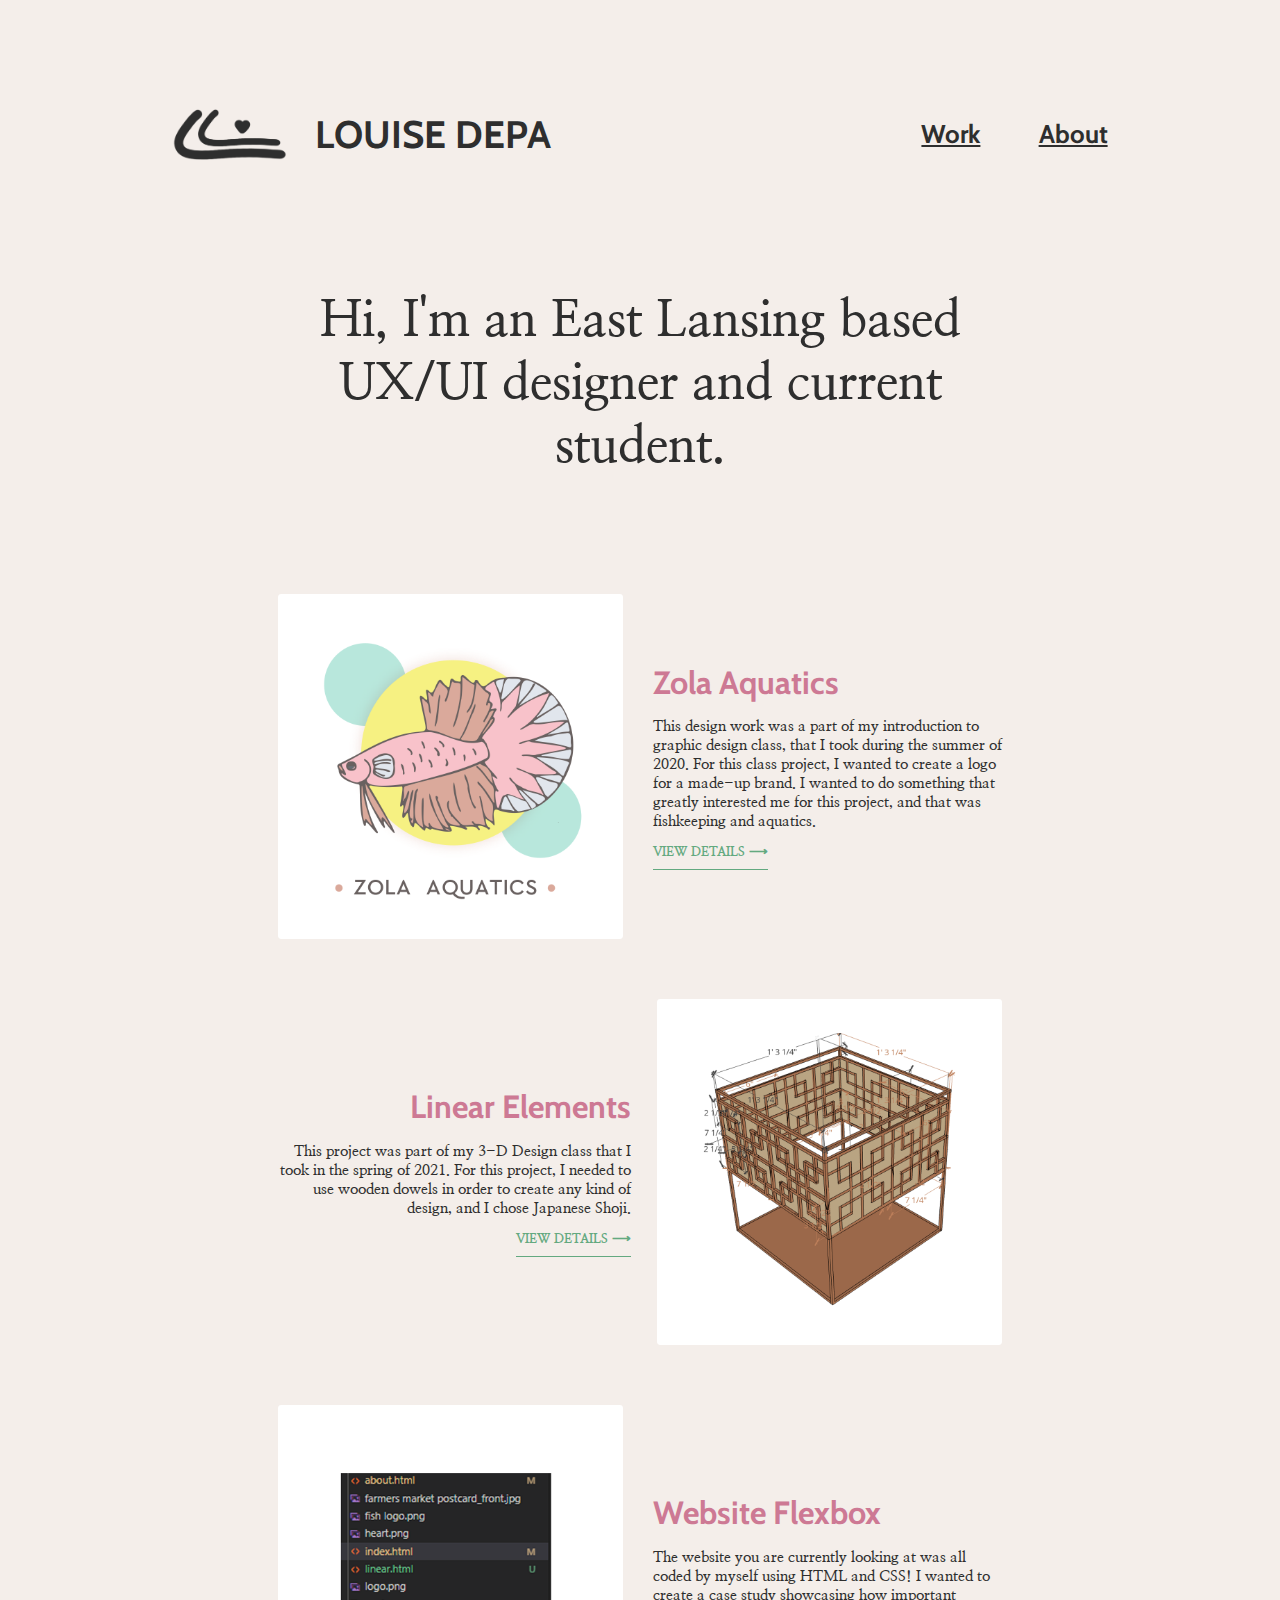
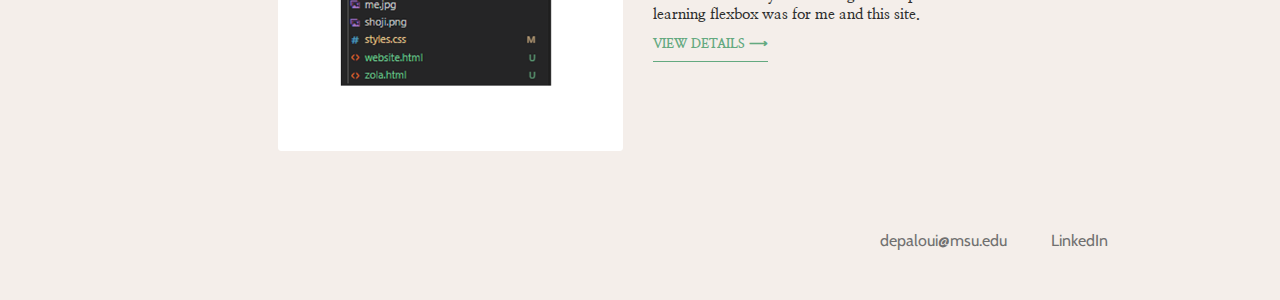
<file: portfolio/index.html>
<!-- doctype html-->
<html lang="en">
<head>
    <meta name="viewport" content="width=device-width, initial-scale=1">
    <meta charset="utf-8">
    <meta name="description" content="my portfolio">
    <meta name="keywords" content="UX, PW, content creator">
    <title>Louise Depa's Portfolio</title>
    <link rel="stylesheet" href="styles.css">
    <link rel="preconnect" href="https://fonts.gstatic.com">
    <link href="https://fonts.googleapis.com/css2?family=Nanum+Myeongjo:wght@400;700;800&display=swap" rel="stylesheet">
    <link rel="preconnect" href="https://fonts.gstatic.com">
    <link href="https://fonts.googleapis.com/css2?family=Cabin:ital,wght@0,400;0,700;1,400&family=Poppins:wght@500;600&display=swap" rel="stylesheet"></head>
<body>
    <div class="flex-container" id="header">
        <div class = flex-item-left>   
            <div class ="alignleft"><a href="index.html" style="text-decoration: none;">
                <img src="heart.png" id="logo"></img>
                <h1>LOUISE DEPA</h1>
                </a>
            </div>
        </div>
        <div class ="flex-item-right"> 
            <div class ="alignright">
                <a href="#work"><h2>Work</h2></a>
                <a href="about.html"><h2>About</h2></a>
            </div>
        </div>
    </div>
    <div class = "top">Hi, I'm an East Lansing based UX/UI designer and current  student.</div>
    <div class = "casestudy" id="work">
        <div class='csleft'>
        <div class="csimage"><a href = "zola.html"><img src="fish logo.png"></img></a></div>
        </div><div class="title-description"> 
            <div class = "title"><a href = "zola.html">Zola Aquatics</a> </div>
            This design work was a part of my introduction to graphic design class, that I took during the summer of 2020. For this class project, I wanted to create a logo for a made-up brand. I wanted to do something that greatly interested me for this project, and that was fishkeeping and aquatics.
            <div class="cslink">
                <a href="zola.html"> VIEW DETAILS ⟶</a>
            </div>
        </div>
    </div>
    <div class = "casestudy2">
        <div class="title-description2"> 
            <div class = "title2"><a href = "linear.html">Linear Elements</a></div>
            <div style="margin-bottom:.5px;">This project was part of my 3-D Design class that I took in the spring of 2021. For this project, I needed to use wooden dowels in order to create any kind of design, and I chose Japanese Shoji. </div>    
            <div class="alignright"><div class="cslink">
                <a href="linear.html"> VIEW DETAILS ⟶</a>
            </div></div>
        </div>
            <div class='csright'>
                <div class="csimage"><a href = "linear.html"><img src="shoji.png" style="margin-left:12px"></img></a></div>
            </div>
    </div>
    <div class = "casestudy" id="work">
        <div class='csleft'>
        <div class="csimage"><a href = "website.html"><img src="codesnippet.png"></img></a></div>
        </div><div class="title-description"> 
            <div class = "title"><a href = "website.html">Website Flexbox</a> </div>
            The website you are currently looking at was all coded by myself using HTML and CSS! I wanted to create a case study showcasing how important learning flexbox was for me and this site.
            <div class="cslink">
                <a href="website.html"> VIEW DETAILS ⟶</a>
            </div>
        </div>
    </div>
    <div class="footer">
        <a href="mailto:depaloui@msu.edu" class ="email">depaloui@msu.edu</a>
        <a href="https://linkedin.com">LinkedIn</a>
    </div>
</body>
</head>
</html>
</file>
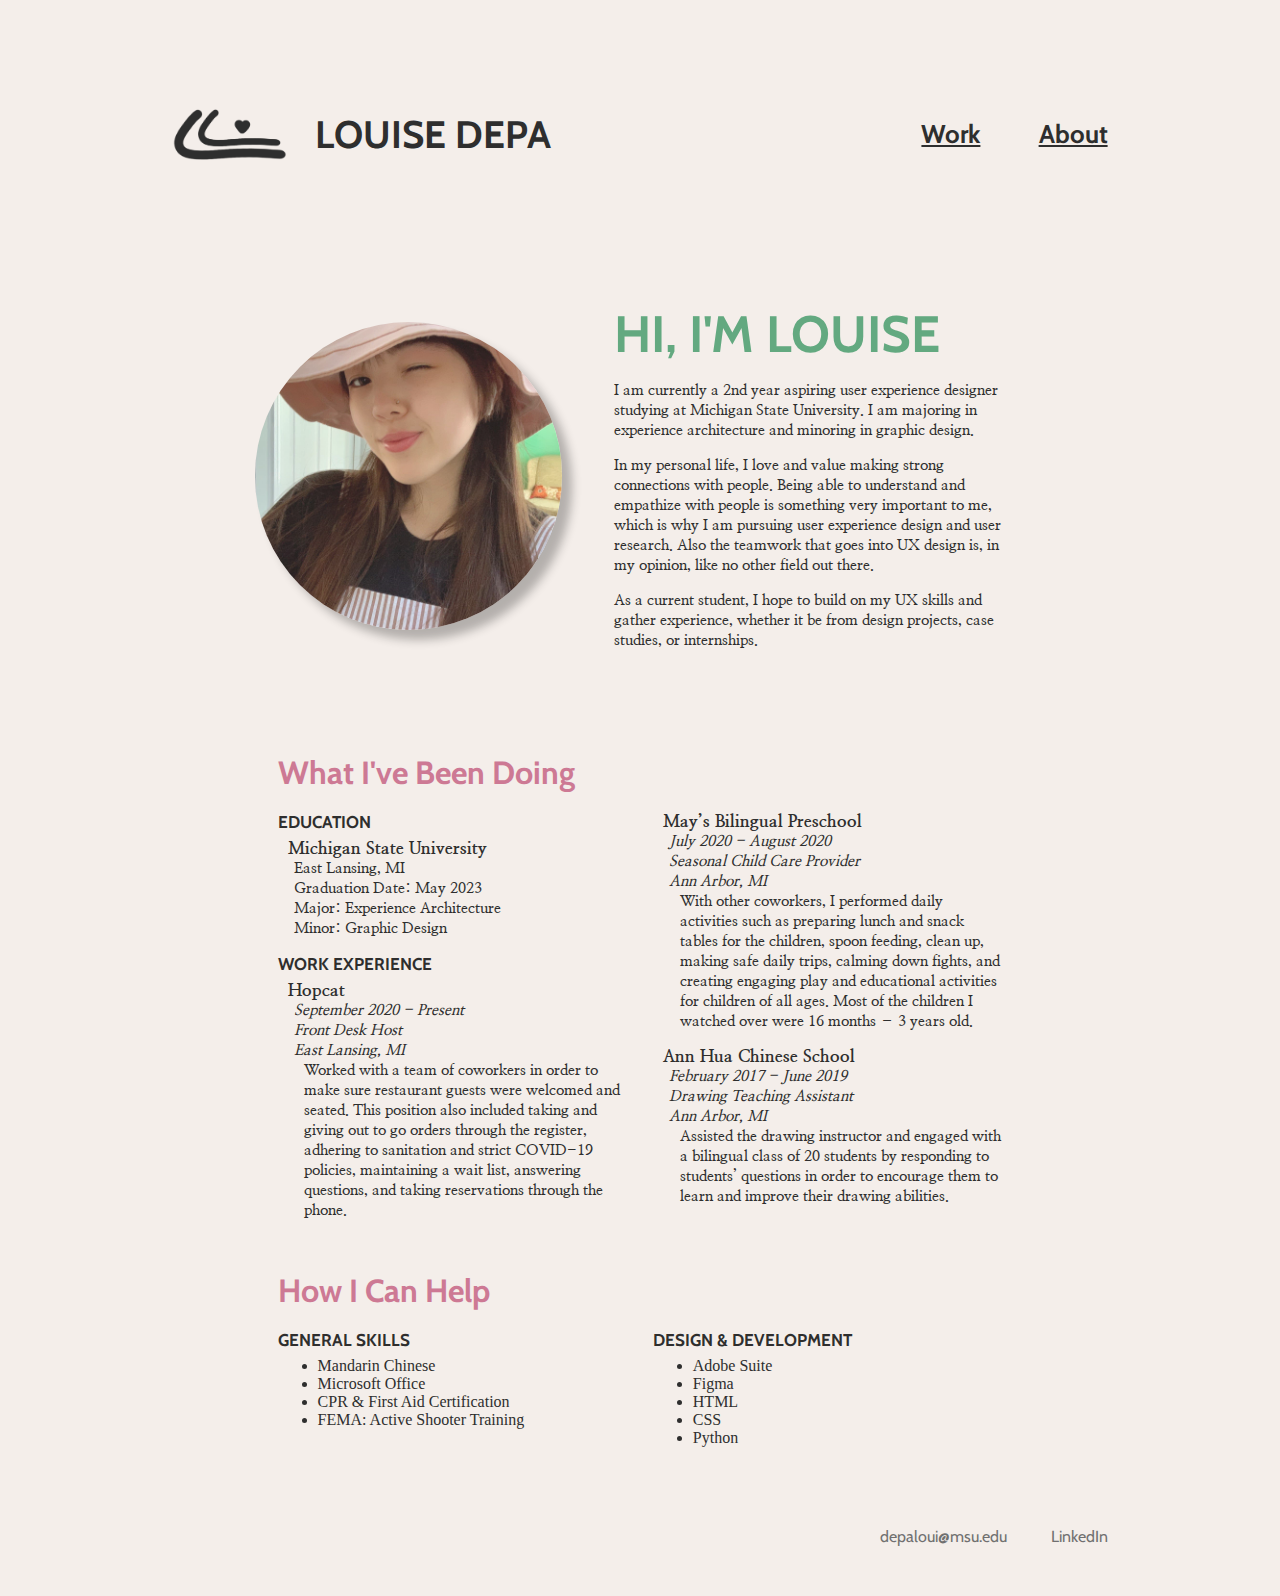
<file: portfolio/about.html>
<!-- doctype html-->
<html lang="en">
<head>
    <meta name="viewport" content="width=device-width, initial-scale=1">
    <meta charset="utf-8">
    <meta name="description" content="my portfolio">
    <meta name="keywords" content="UX, PW, content creator">
    <title>Louise Depa's Portfolio</title>
    <link rel="stylesheet" href="styles.css">
    <link rel="preconnect" href="https://fonts.gstatic.com">
    <link href="https://fonts.googleapis.com/css2?family=Nanum+Myeongjo:wght@400;700;800&display=swap" rel="stylesheet">
    <link rel="preconnect" href="https://fonts.gstatic.com">
    <link href="https://fonts.googleapis.com/css2?family=Cabin:ital,wght@0,400;0,700;1,400&family=Poppins:wght@500;600&display=swap" rel="stylesheet">
</head>
<body>
    <div class="flex-container" id="header">
        <div class = flex-item-left>   
            <div class ="alignleft">
                <a href="index.html" style="text-decoration: none;">
                    <img src="heart.png" id="logo"></img>
                    <h1>LOUISE DEPA</h1>
                </a>
            </div>
        </div>
        <div class ="flex-item-right"> 
            <div class ="alignright">
                <a href="index.html#work"><h2 id="work">Work</h2></a>
                <a href="about.html"><h2>About</h2></a>
            </div>
        </div>
    </div>
    <div class = flex>
        <div class = flexleft>
         <div class='circle'><img src= "me.jpg" class ="myface"></img></div>
        </div>
        <div class = "flexright ">
            <div class = "alignright2">
            <div class='introtitle'> HI, I'M LOUISE</div>
            <p> I am currently a 2nd year aspiring user experience designer studying at Michigan State University.
            I am majoring in experience architecture and minoring in graphic design.
            <p></p>
            In my personal life, I love and value making strong connections with people.
            Being able to understand and empathize with people is something very important to me, which is why I am pursuing user experience design and user research.
            Also the teamwork that goes into UX design is, in my opinion, like no other field out there.
            <p></p>
            As a current student, I hope to build on my UX skills and gather experience, whether it be from design projects, case studies, or internships.
        </div>
        </div>
    </div>
    <div class="myinfo">
        <div class="resume-title">What I've Been Doing</div>
        <div class = "resume">
            <div class = "leftresume"><div class = "sectionbold">EDUCATION</div>
                <div class ="bold">&nbsp; Michigan State University</div>
                &nbsp; &nbsp; East Lansing, MI<br>
                &nbsp; &nbsp; Graduation Date: May 2023<br>
                &nbsp; &nbsp; Major: Experience Architecture<br>
                &nbsp; &nbsp; Minor: Graphic Design
                <p></p>
                
                <div class ="sectionbold">WORK EXPERIENCE</div>
                <div class ="bold">&nbsp; Hopcat</div>
                <div class ="italic">&nbsp; &nbsp; September 2020 - Present<br>
                &nbsp; &nbsp; Front Desk Host<br>
                &nbsp; &nbsp; East Lansing, MI<br></div>
                <div class = "resumeinfo">
                Worked with a team of coworkers in order to make sure restaurant guests were welcomed and seated.
                This position also included taking and giving out to go orders through the register, adhering to sanitation
                and strict COVID-19 policies, maintaining a wait list, answering questions, and taking reservations through the phone.
                </div>
            </div>
            <div class = "rightresume">
                <div class ="bold">&nbsp; May’s Bilingual Preschool</div>
                <div class ="italic">&nbsp; &nbsp; July 2020 - August 2020<br>
                &nbsp; &nbsp; Seasonal Child Care Provider<br>
                &nbsp; &nbsp; Ann Arbor, MI<br></div>
                <div class = "resumeinfo">
                With other coworkers, I performed daily activities such as preparing lunch and snack tables for the children, spoon feeding, clean up, making safe daily trips, calming down fights, and creating engaging play and educational activities for children of all ages. Most of the children I watched over were 16 months – 3 years old.
                </div>
                <p></p>
                <div class ="bold">&nbsp; Ann Hua Chinese School</div>
                <div class ="italic">&nbsp; &nbsp; February 2017 - June 2019<br>
                &nbsp; &nbsp; Drawing Teaching Assistant<br>
                &nbsp; &nbsp; Ann Arbor, MI<br></div>
                <div class = "resumeinfo">
                    Assisted the drawing instructor and engaged with a bilingual class of 20 students by responding to students’ questions in order to encourage them to learn and improve their drawing abilities.
            
                </div>
            </div>
        </div>
            <div class="resume-title">How I Can Help</div>
        <div class = "skills">
            <div class ="leftresume"><div class ="sectionbold">GENERAL SKILLS</div>
            <ul>
                <li>Mandarin Chinese</li>
                <li>Microsoft Office</li>
                <li>CPR & First Aid Certification</li>
                <li>FEMA: Active Shooter Training</li>
            </ul>
            </div>
            <div class ="rightresume"><div class ="sectionbold">DESIGN & DEVELOPMENT</div>
             <ul>
                 <li>Adobe Suite</li>
                 <li>Figma</li>
                 <li>HTML</li>
                 <li>CSS</li>
                 <li>Python</li>
             </ul>   
            </div>
        </div>


    <div class="footer">
        <a href="mailto:depaloui@msu.edu" class ="email">depaloui@msu.edu</a>
        <a href="https://linkedin.com">LinkedIn</a>
    </div>
    
</body>
</head>
</html>
</file>
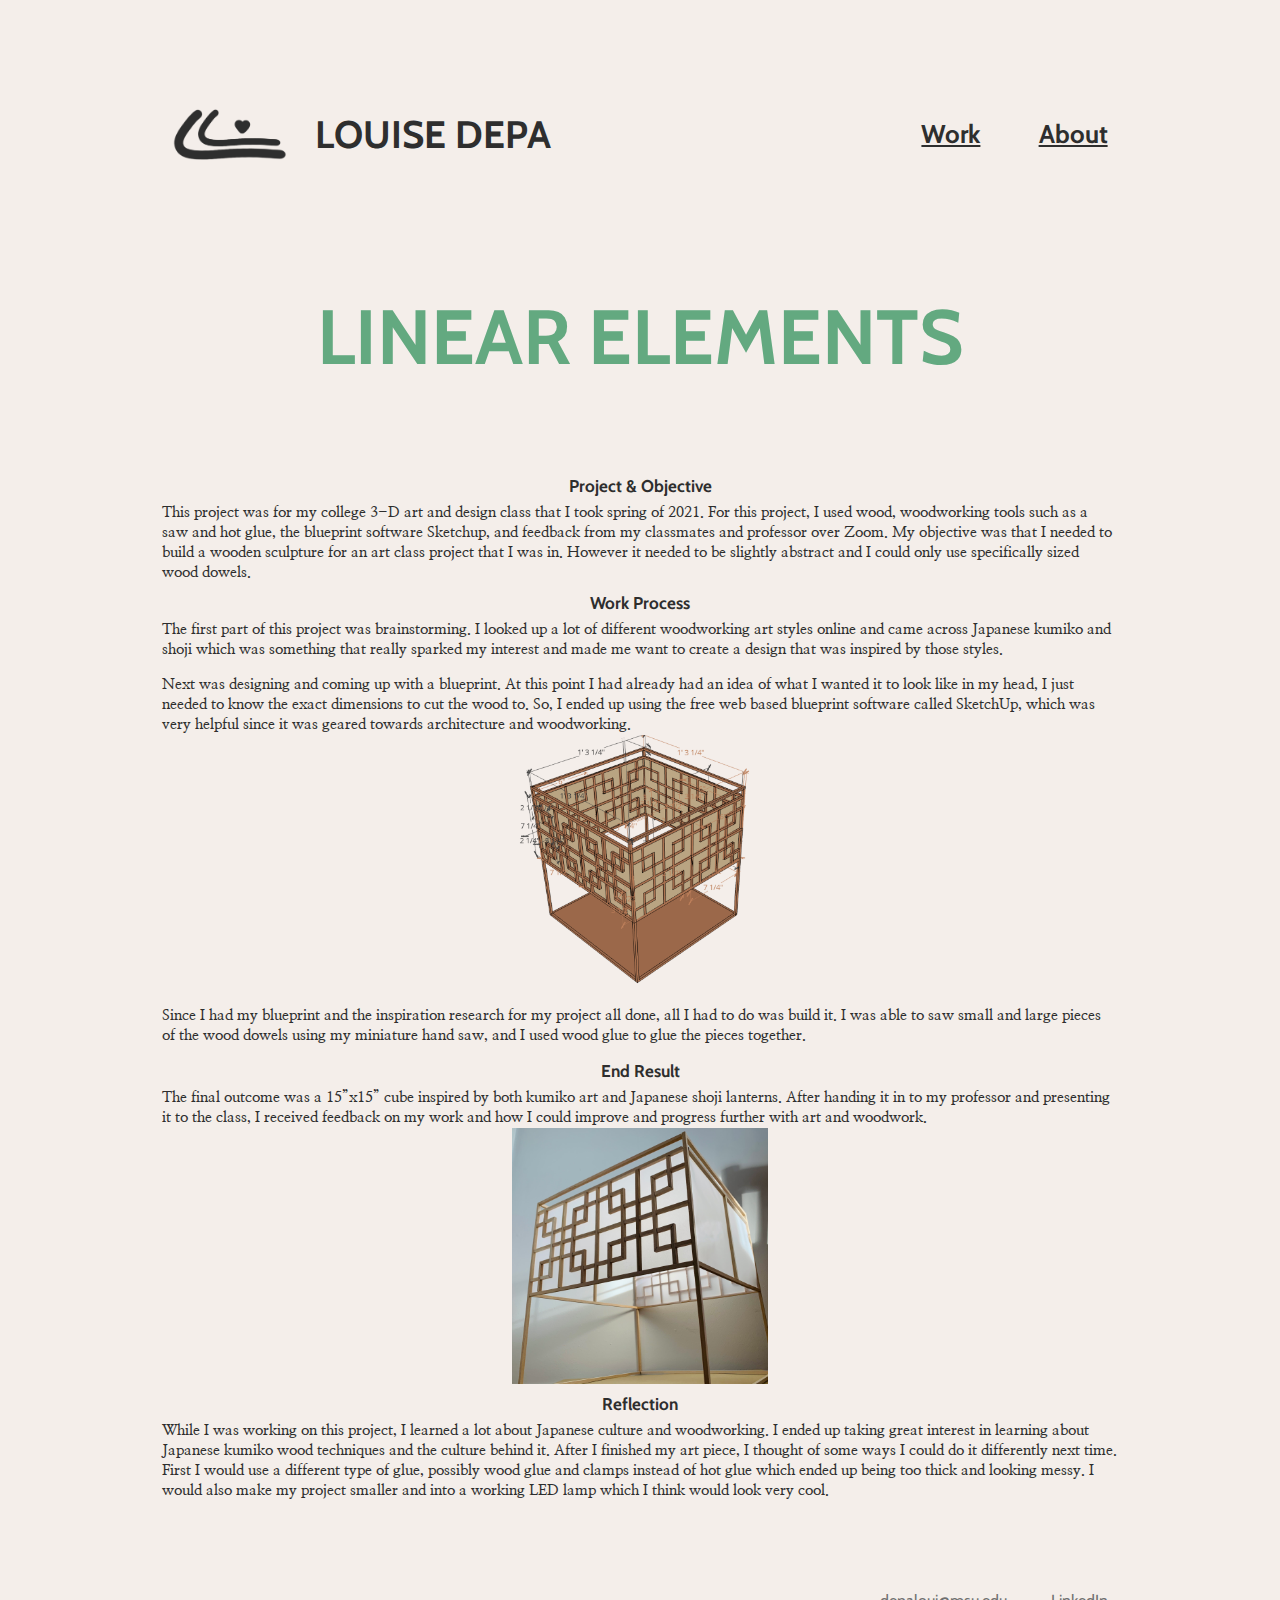
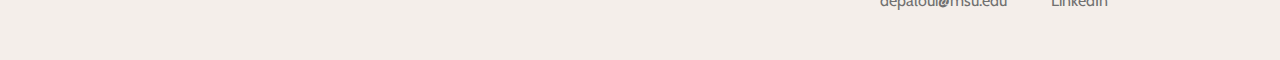
<file: portfolio/linear.html>
<html lang="en">
<head>
    <meta name="viewport" content="width=device-width, initial-scale=1">
    <meta charset="utf-8">
    <meta name="description" content="my portfolio">
    <meta name="keywords" content="UX, PW, content creator">
    <title>Louise Depa's Portfolio</title>
    <link rel="stylesheet" href="styles.css">
    <link rel="preconnect" href="https://fonts.gstatic.com">
    <link href="https://fonts.googleapis.com/css2?family=Nanum+Myeongjo:wght@400;700;800&display=swap" rel="stylesheet">
    <link rel="preconnect" href="https://fonts.gstatic.com">
    <link href="https://fonts.googleapis.com/css2?family=Cabin:ital,wght@0,400;0,700;1,400&family=Poppins:wght@500;600&display=swap" rel="stylesheet">
</head>
<body>
    <div class="flex-container" id="header">
        <div class = flex-item-left>   
            <div class ="alignleft"><a href="index.html" style="text-decoration: none;">
                <img src="heart.png" id="logo"></img>
                <h1>LOUISE DEPA</h1>
                </a>
            </div>
        </div>
        <div class ="flex-item-right"> 
            <div class ="alignright">
                <a href="index.html#work"><h2>Work</h2></a>
                <a href="about.html"><h2>About</h2></a>
            </div>
        </div>
    </div>
    <div class = "topcs">LINEAR ELEMENTS</div>
    <div class="sectionbold" style="text-align: center;">Project & Objective</div>
    <div class="csbody">This project was for my college 3-D art and design class that I took spring of 2021. For this project, I used wood, woodworking tools such as a saw and hot glue, the blueprint software Sketchup, and feedback from my classmates and professor over Zoom.
         My objective was that I needed to build a wooden sculpture for an art class project that I was in. However it needed to be slightly abstract and I could only use specifically sized wood dowels.

    </div> 
    <div class="sectionbold" style="text-align: center;">Work Process</div>
    <div class="csbody">The first part of this project was brainstorming. I looked up a lot of different woodworking art styles online and came across Japanese kumiko and shoji which was something that really sparked my interest and made me want to create a design that was inspired by those styles.
        <p>Next was designing and coming up with a blueprint. At this point I had already had an idea of what I wanted it to look like in my head, I just needed to know the exact dimensions to cut the wood to. So, I ended up using the free web based blueprint software called SketchUp, which was very helpful since it was geared towards architecture and woodworking.
        <br><img src="shoji.png" class="csbodyimg">
        <p>Since I had my blueprint and the inspiration research for my project all done, all I had to do was build it. I was able to saw small and large pieces of the wood dowels using my miniature hand saw, and I used wood glue to glue the pieces together.
    </div> 

    <div class="sectionbold" style="text-align: center;">End Result</div>
    <div class="csbody">The final outcome was a 15”x15” cube inspired by both kumiko art and Japanese shoji lanterns.
        After handing it in to my professor and presenting it to the class, I received feedback on my work and how I could improve and progress further with art and woodwork.
        <br><img src="shoji2.jpg" class="csbodyimg">
    </div> 

    <div class="sectionbold" style="text-align: center;">Reflection</div>
    <div class="csbody">While I was working on this project, I learned a lot about Japanese culture and woodworking. I ended up taking great interest in learning about Japanese kumiko wood techniques and the culture behind it. After I finished my art piece, I thought of some ways I could do it differently next time. First I would use a different type of glue, possibly wood glue and clamps instead of hot glue which ended up being too thick and looking messy. I would also make my project smaller and into a working LED lamp which I think would look very cool.
    </div> 


    <div class="footer">
        <a href="mailto:depaloui@msu.edu" class ="email">depaloui@msu.edu</a>
        <a href="https://linkedin.com">LinkedIn</a>
    </div>
</body>
</file>
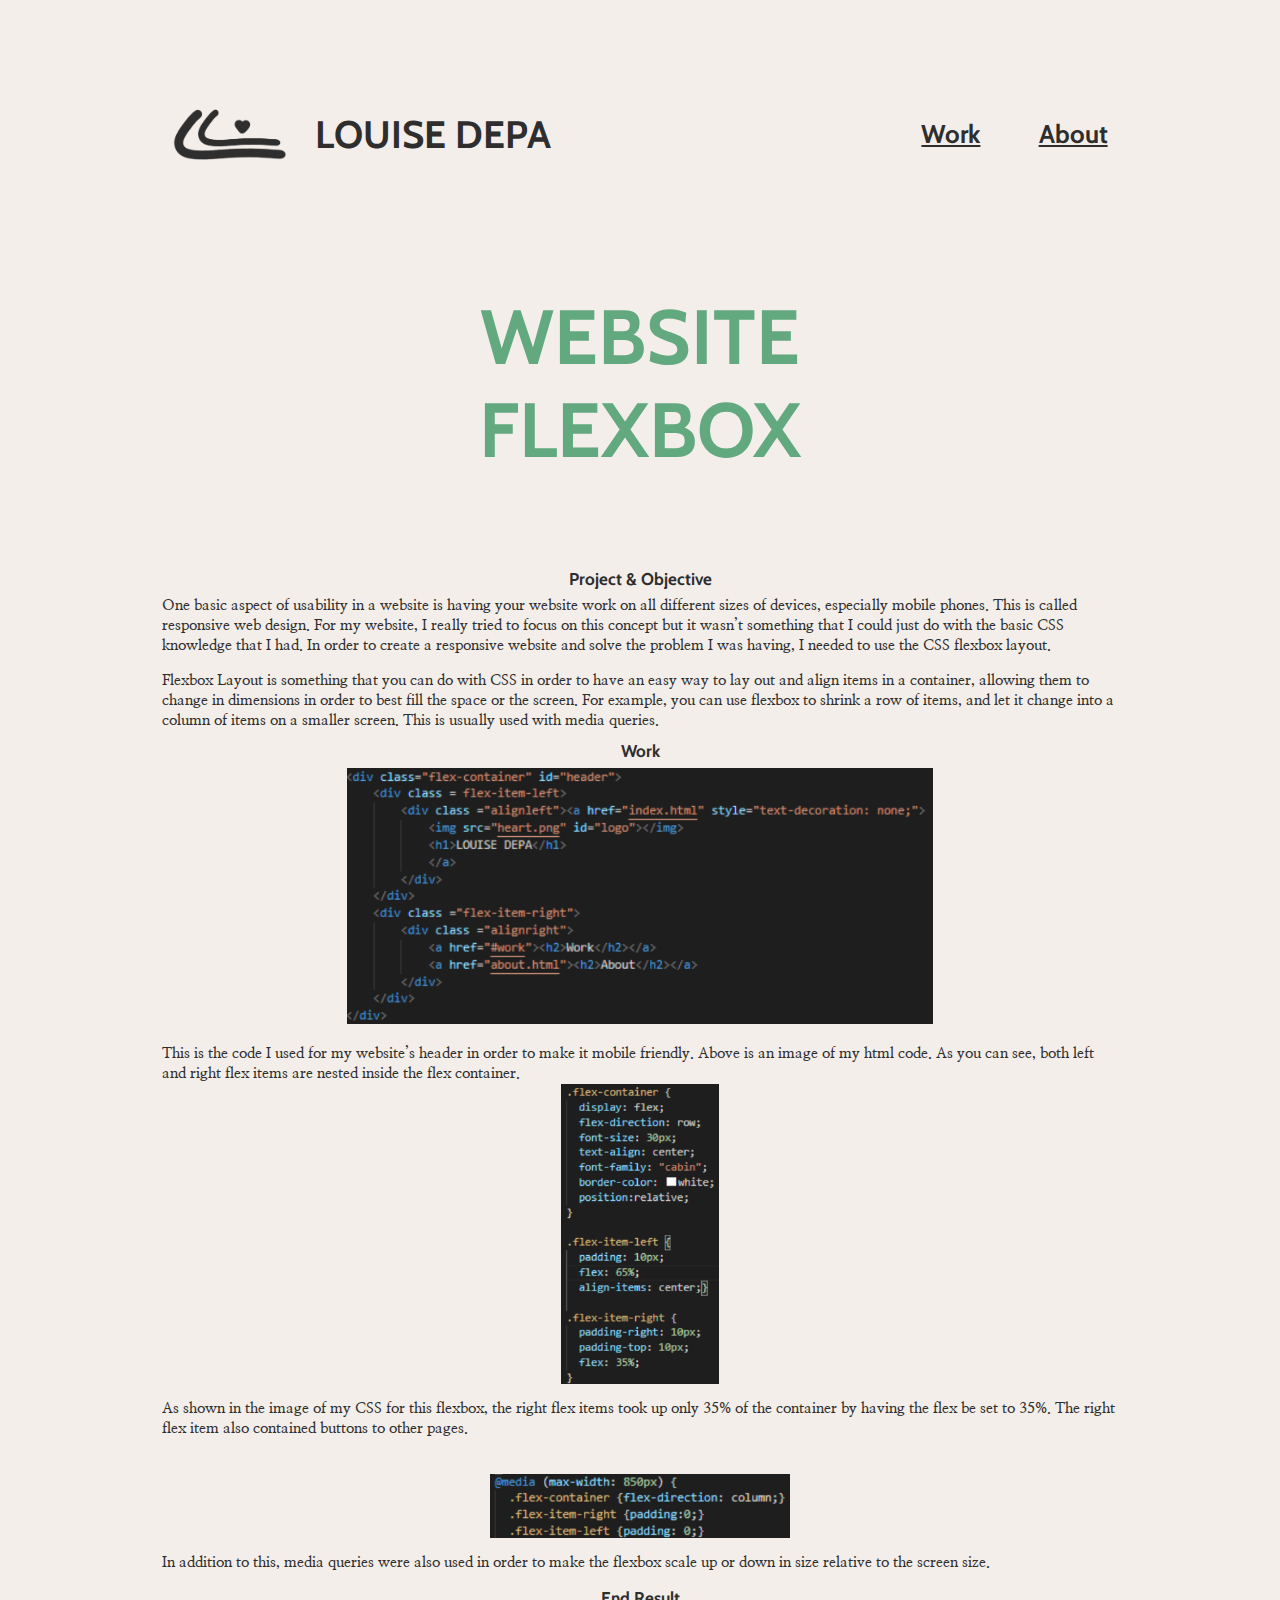
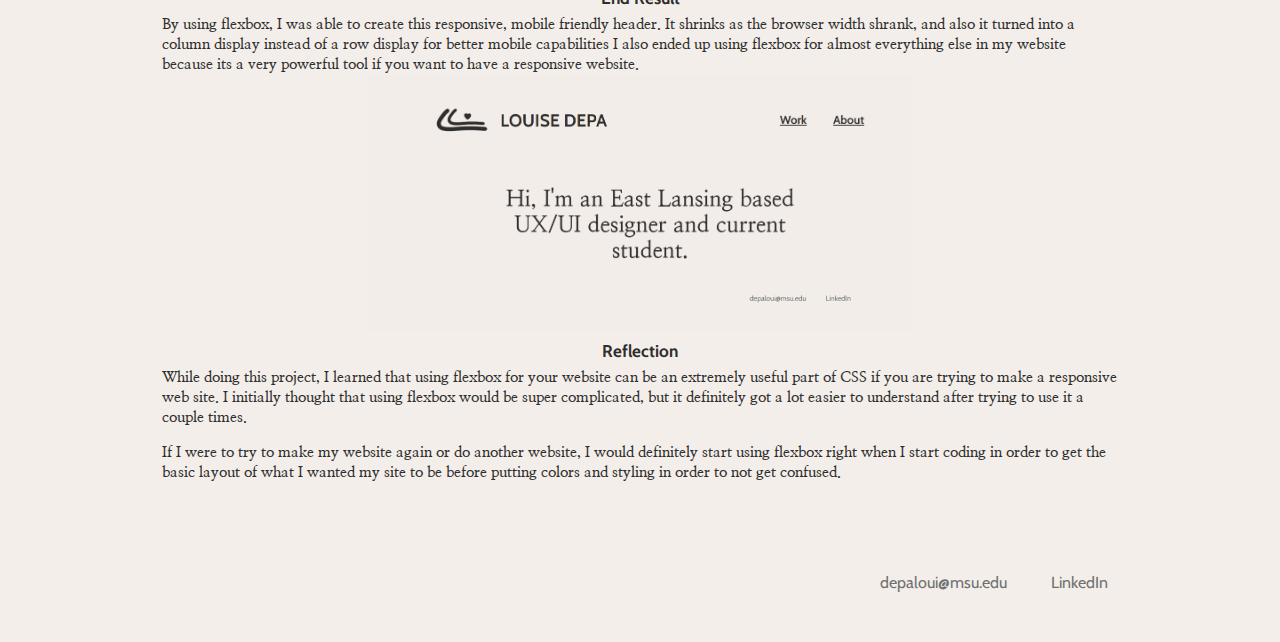
<file: portfolio/website.html>
<html lang="en">
<head>
    <meta name="viewport" content="width=device-width, initial-scale=1">
    <meta charset="utf-8">
    <meta name="description" content="my portfolio">
    <meta name="keywords" content="UX, PW, content creator">
    <title>Louise Depa's Portfolio</title>
    <link rel="stylesheet" href="styles.css">
    <link rel="preconnect" href="https://fonts.gstatic.com">
    <link href="https://fonts.googleapis.com/css2?family=Nanum+Myeongjo:wght@400;700;800&display=swap" rel="stylesheet">
    <link rel="preconnect" href="https://fonts.gstatic.com">
    <link href="https://fonts.googleapis.com/css2?family=Cabin:ital,wght@0,400;0,700;1,400&family=Poppins:wght@500;600&display=swap" rel="stylesheet">
</head>
<body>
    <div class="flex-container" id="header">
        <div class = flex-item-left>   
            <div class ="alignleft"><a href="index.html" style="text-decoration: none;">
                <img src="heart.png" id="logo"></img>
                <h1>LOUISE DEPA</h1>
                </a>
            </div>
        </div>
        <div class ="flex-item-right"> 
            <div class ="alignright">
                <a href="index.html#work"><h2>Work</h2></a>
                <a href="about.html"><h2>About</h2></a>
            </div>
        </div>
    </div>
    <div class = "topcs">WEBSITE FLEXBOX</div>
    <div class="sectionbold" style="text-align: center;">Project & Objective</div>
    <div class="csbody">One basic aspect of usability in a website is having your website work on all different sizes of devices, especially mobile phones. This is called responsive web design.

    For my website, I really tried to focus on this concept but it wasn’t something that I could just do with the basic CSS knowledge that I had. 
    In order to create a responsive website and solve the problem I was having, I needed to use the CSS flexbox layout.<p></p>

Flexbox Layout is something that you can do with CSS in order to have an easy way to lay out and align items in a container, allowing them to change in dimensions in order to best fill the space or the screen.

For example, you can use flexbox to shrink a row of items, and let it change into a column of items on a smaller screen.

This is usually used with media queries.

    </div>  

    <div class="sectionbold" style="text-align: center;">Work</div>
    <div class="csbody"><img src="mywork1.png" class="csbodyimg" style=" height: clamp(200px,20vw,300px);"><br>This is the code I used for my website’s header in order to make it mobile friendly. Above is an image of my html code. 
        As you can see, both left and right flex items are nested inside the flex container.
        <br><img src="mywork2.png" class ="csbodyimg" style=" height: clamp(300px,20vw,500px);">
        <p>As shown in the image of my CSS for this flexbox, the right flex items took up only 35% of the container by having the flex be set to 35%. The right flex item also contained buttons to other pages. </p>
        <br> <img src="mywork3.png" class="csbodyimg"style=" width: clamp(300px,20vw,500px); height:auto">
        <p>In addition to this, media queries were also used in order to make the flexbox scale up or down in size relative to the screen size.</p>
</div> 

    <div class="sectionbold" style="text-align: center;">End Result</div>
    <div class="csbody">By using flexbox, I was able to create this responsive, mobile friendly header. It shrinks as the browser width shrank, and also it turned into a column display instead of a row display for better mobile capabilities
        I also ended up using flexbox for almost everything else in my website because its a very powerful tool if you want to have a responsive website.
        <br><img src="flexbox.gif" class="csbodyimg">
    </div> 

    <div class="sectionbold" style="text-align: center;">Reflection</div>
    <div class="csbody">While doing this project,  I learned that using flexbox for your website can be an extremely useful part of CSS if you are trying to make a responsive web site.

        I initially thought that using flexbox would be super complicated, but it definitely got a lot easier to understand after trying to use it a couple times.<p></p>
        
        If I were to try to make my website again or do another website, I would definitely start using flexbox right when I start coding in order to get the basic layout of what I wanted my site to be before putting colors and styling in order to not get confused.
    </div> 
    <div class="footer">
        <a href="mailto:depaloui@msu.edu" class ="email">depaloui@msu.edu</a>
        <a href="https://linkedin.com">LinkedIn</a>
    </div>
</body>
</file>
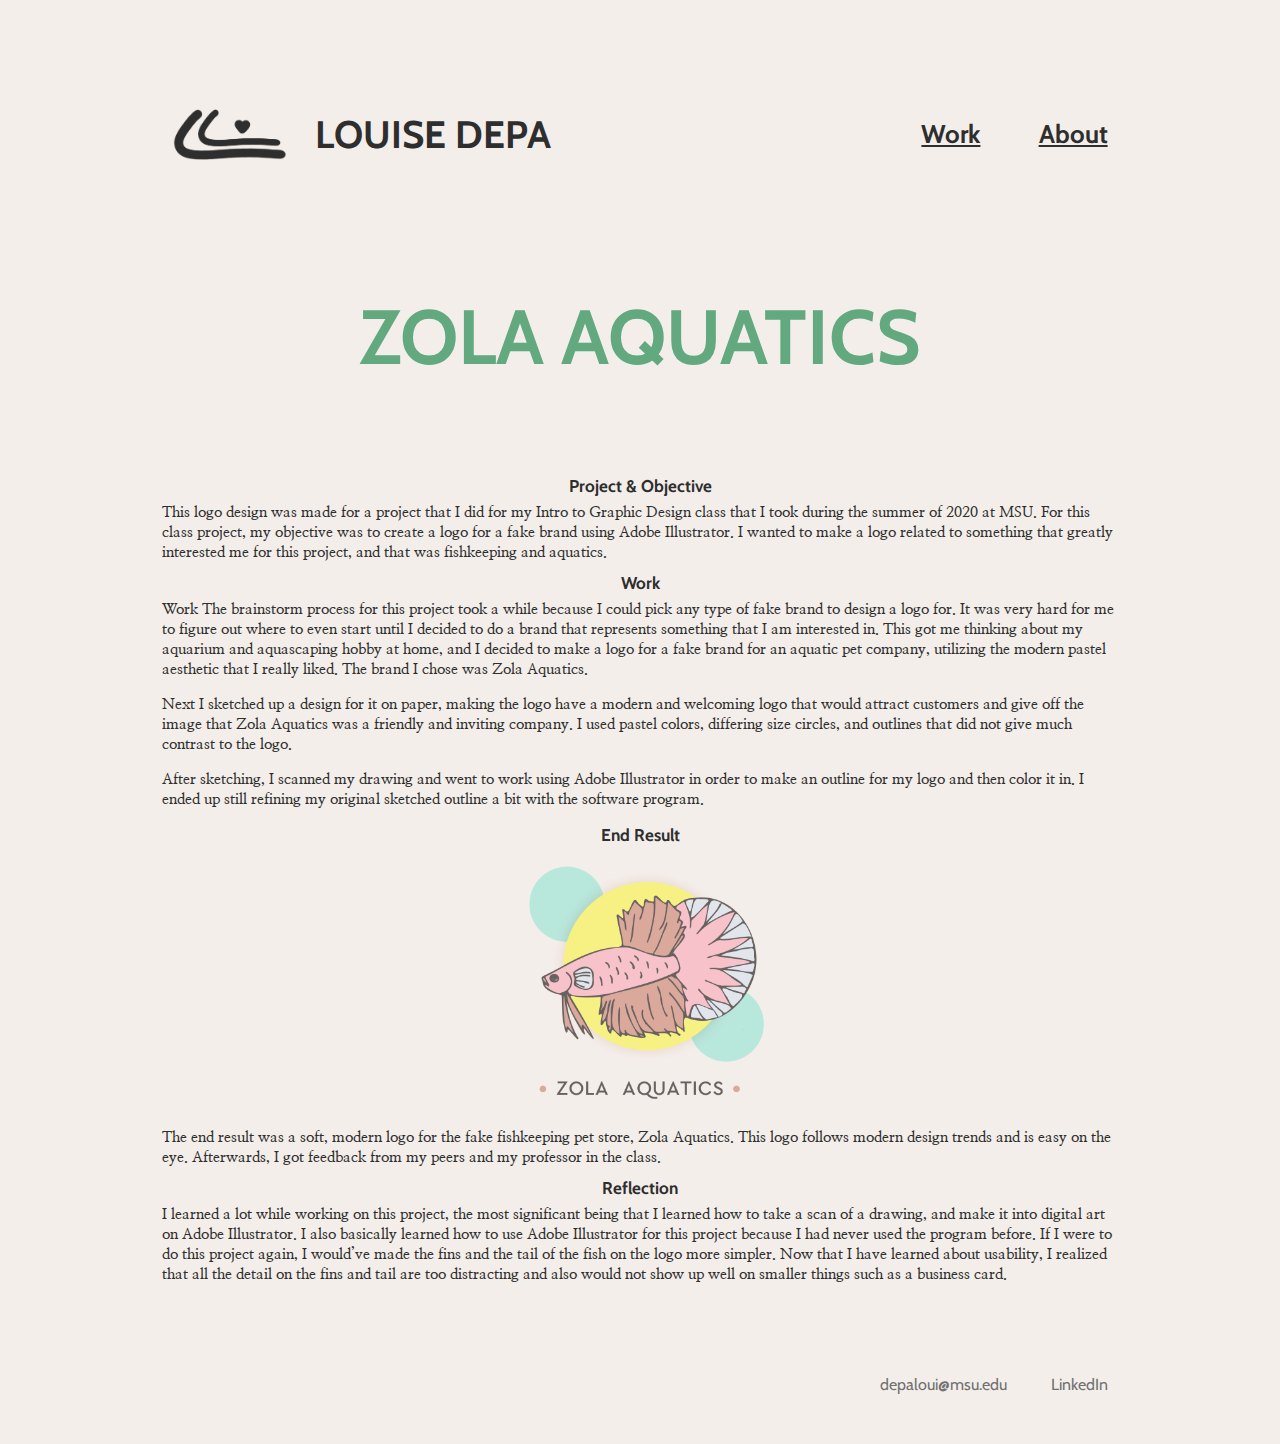
<file: portfolio/zola.html>
<html lang="en">
<head>
    <meta name="viewport" content="width=device-width, initial-scale=1">
    <meta charset="utf-8">
    <meta name="description" content="my portfolio">
    <meta name="keywords" content="UX, PW, content creator">
    <title>Louise Depa's Portfolio</title>
    <link rel="stylesheet" href="styles.css">
    <link rel="preconnect" href="https://fonts.gstatic.com">
    <link href="https://fonts.googleapis.com/css2?family=Nanum+Myeongjo:wght@400;700;800&display=swap" rel="stylesheet">
    <link rel="preconnect" href="https://fonts.gstatic.com">
    <link href="https://fonts.googleapis.com/css2?family=Cabin:ital,wght@0,400;0,700;1,400&family=Poppins:wght@500;600&display=swap" rel="stylesheet">
</head>
<body>
    <div class="flex-container" id="header">
        <div class = flex-item-left>   
            <div class ="alignleft"><a href="index.html" style="text-decoration: none;">
                <img src="heart.png" id="logo"></img>
                <h1>LOUISE DEPA</h1>
                </a>
            </div>
        </div>
        <div class ="flex-item-right"> 
            <div class ="alignright">
                <a href="index.html#work"><h2>Work</h2></a>
                <a href="about.html"><h2>About</h2></a>
            </div>
        </div>
    </div>
    <div class = "topcs">ZOLA AQUATICS</div>
    <div class="sectionbold" style="text-align: center;">Project & Objective</div>
    <div class="csbody">This logo design was made for a project that I did for my Intro to Graphic Design class that I took during the summer of 2020 at MSU. For this class project, my objective was to create a logo for a fake brand using Adobe Illustrator. I wanted to make a logo related to something that greatly interested me for this project, and that was fishkeeping and aquatics.
    </div> 

    <div class="sectionbold" style="text-align: center;">Work</div>
    <div class="csbody"> Work
        The brainstorm process for this project took a while because I could pick any type of fake brand to design a logo for. It was very hard for me to figure out where to even start until I decided to do a brand that represents something that I am interested in. This got me thinking about my aquarium and aquascaping hobby at home, and I decided to make a logo for a fake brand for an aquatic pet company, utilizing the modern pastel aesthetic that I really liked. The brand I chose was Zola Aquatics.
        <p>Next I sketched up a design for it on paper, making the logo have a modern and welcoming logo that would attract customers and give off the image that Zola Aquatics was a friendly and inviting company. I used pastel colors, differing size circles, and outlines that did not give much contrast to the logo.</p>
        <p>After sketching, I scanned my drawing and went to work using Adobe Illustrator in order to make an outline for my logo and then color it in. I ended up still refining my original sketched outline a bit with the software program.        </p>
    </div> 

    <div class="sectionbold" style="text-align: center;">End Result</div>
    <div class="csbody"> <img src="fish logo.png" class="csbodyimg"><br>The end result was a soft, modern logo for the fake fishkeeping pet store, Zola Aquatics. This logo follows modern design trends and is easy on the eye. Afterwards, I got feedback from my peers and my professor in the class.
    </div> 

    <div class="sectionbold" style="text-align: center;">Reflection</div>
    <div class="csbody">I learned a lot while working on this project, the most significant being that I learned how to take a scan of a drawing, and make it into digital art on Adobe Illustrator. I also basically learned how to use Adobe Illustrator for this project because I had never used the program before. If I were to do this project again, I would’ve made the fins and the tail of the fish on the logo more simpler. Now that I have learned about usability, I realized that all the detail on the fins and tail are too distracting and also would not show up well on smaller things such as a business card.</div> 


    <div class="footer">
        <a href="mailto:depaloui@msu.edu" class ="email">depaloui@msu.edu</a>
        <a href="https://linkedin.com">LinkedIn</a>
    </div>
</body>
</file>
<file: portfolio/styles.css>
/*doctype css*/
html{
  scroll-behavior: smooth;
}
body { 
  padding-left: 60px;
  padding-right:60px;
  margin-left:8vw;
  margin-right:8vw;
  color:#2e2e2e;
  background-color:#F4EEEA;
  font-family: "cabin";
  margin: 0,auto;
}
#logo {
  margin-right: 20px;
  width: clamp(90px,9vw,9vw);
  display:inline-block;
  vertical-align: middle;

}
#header {
  font-family: "cabin";
  border-color: white;
  padding-bottom: 60px;
  padding-top: 70px;
  position:relative;
  }
.alignleft {
  float: left;
}
.alignright{
  float:right;
}
.alignright2{
  float: left;
  text-align: left;
  font-family: 'Nanum Myeongjo', serif;
  font-size:clamp(15px,1vw,1vw);
  font-weight: 700;
  padding-right:100px;
}
h1{ 
  margin:clamp(13px,1.82vw,1.82vw);
  margin-left: 0;
  font-size: clamp(33px,3vw,3vw);
  display: inline-block;
  vertical-align: middle;
  }
h2{
  font-size: clamp(19px,2vw,2vw);
  padding-top: 9px;
  display: inline-block;
  margin-left: 4vw;
  text-decoration: underline;
  }
.top {
  font-family: 'Nanum Myeongjo', serif;
  font-size: clamp(30px,5vw,50px);
  font-weight: bold;
  text-align: center;
  position:relative;
  margin:4% 16% 4% 16%;
  padding-bottom: 55px;
  text-align: center; 
} 
.cslink{
  padding-top: clamp(8px, 1vw,15px);
  padding-bottom: 8px;
  border-style: none none solid;
  border-width: 1px;
  border-color: #000 #000 #63A980;
  width: fit-content;
  color:#63A980;
  font-size: clamp(12px, 1vw,14px);
  font-weight: 800;
  display: block;
}
.cslink a{
  color:#63A980;
  text-decoration: none;
}
/* case study page*/
.topcs{
  font-family: "cabin";
  color:#63A980;
  font-weight: bolder;
  font-size: clamp(45px,6vw,85px);
  text-align: center;
  position:relative;
  margin:4% 16% 4% 16%;
  padding-bottom: 55px;
  text-align: center; 
}
.csbody{
  margin-bottom: 10px;
  text-align: left;
  padding:80px calc(80px - 10vw) 0px calc(80px -10vw);
  font-family: "nanum myeongjo";
  font-weight: 600;
  font-size: clamp(15px,1vw,1vw);
  line-height: clamp(20px,1.4vw,1.4vw);
}
.csbodyimg {
  display: block;
  margin:auto;
  height: clamp(200px,20vw,400px);
}
/* Responsive layout - makes a one column-layout instead of two-column layout */
.flex-container {
  display: flex;
  flex-direction: row;
  font-size: 30px;
  text-align: center;
  font-family: "cabin";
  border-color: white;
  position:relative;
}

.flex-item-left {
  padding: 10px;
  flex: 65%;
  align-items: center;}

.flex-item-right {
  padding-right: 10px;
  padding-top: 10px;
  flex: 35%;
}
.footer{
  margin: 80px 10px 50px 50px;
  padding-right: 0;
  float: right;
 }
 .footer a{
   color:#707070;
   text-decoration: none;
   font-size: clamp(16px,1.2vw,1.2vw);
   display: inline-block;
 }
 .email{padding-right: 40px;}
 /* link */
 a {
   color:#2e2e2e;
 }
 
 /* mouse over link */
 a:hover {
   color: palevioletred;
 }
 
 .myface {
  margin-top: 10px;
  margin-right:0px;
  width: clamp(210px,24vw,24vw);
  height: auto;
  border-radius: 50%;
  opacity: 87%;
  box-shadow: 10px 10px 10px  rgba(0, 0, 0, 0.3);
}

.introtitle{
  font-family: "cabin";
  color:#63A980;
  font-size: clamp(30px,4vw,4vw);
  font-weight:bolder;
  text-align: left;
  line-height: 5vw;
}


.flex{
  display: flex;
  flex-direction: row;
  position:relative;
  align-items: center;
  justify-content: center;
  text-align: center;
}

.flexleft {
  padding: 40px 0px 0px 40px;
  flex: 45%;}

.flexright {
  padding: 50px 0px 0px 0px;
  flex: 55%;
  line-height: clamp(20px,1.4vw,1.4vw)
}
/* selected link */
a:active {
  color: #63A980
}

.csimage img {
  width: clamp(220px,22vw,22vw);
  height: auto;
  margin-left:-10px;
  margin-top:clamp(17px, 2.6vw,46px);
  position:relative;
}
.csleft{
  flex:50%;
  padding-left:9vw;
  padding-right: 1vw;
}
.csright{
  padding-left:1vw;
  padding-right: 9vw;
}
.csimage{
  background-color: white;
  border: 3px;
  border-radius: 1%;
  width:clamp(260px,27vw,27vw);
  height:clamp(260px,27vw,27vw);
  
}
.casestudy{
  display:flex;
  flex-direction: row;
  position:relative;
  align-items: center;
  justify-content: center;
  text-align: center;
  margin-top: 60px;
  padding:80px calc(80px - 10vw) 0px calc(80px -10vw);
}
.casestudy2{
  display:flex;
  flex-direction: row;
  position:relative;
  align-items: center;
  justify-content: center;
  text-align: center;
  margin-top: 60px;
  padding:80px calc(80px - 10vw) 0px calc(80px -10vw);
}
.title-description{ 
  flex:50%;
  text-align: left;
  padding-right:9vw;
  padding-left: 1vw;
  font-family: 'Nanum Myeongjo', serif;
  font-size:clamp(15px,1vw,1vw);
  font-weight: 700;
}
.title-description2{ 
  flex:50%;
  text-align: right;
  padding-right:1vw;
  padding-left: 9vw;
  font-family: 'Nanum Myeongjo', serif;
  font-size:clamp(15px,1vw,1vw);
  font-weight: 700;
}
.title{
  margin-bottom: 1.2vw;;
  font-family: 'cabin';
  color:#cd7994;
  font-weight: 800;
  font-size: clamp(25px,2.5vw,2.5vw);
  text-align: left;}

.title a{
  color:#cd7994;
  text-decoration: none;
}
.title2{
  margin-bottom: 1.2vw;;
  font-family: 'cabin';
  color:#cd7994;
  font-weight: 800;
  font-size: clamp(25px,2.5vw,2.5vw);
  font-weight:bolder;
  text-align: right;}

.title2 a{
  color:#cd7994;
  text-decoration: none;
}
.resume{
  width: auto;
  margin: 0px 9vw clamp(50px,3vw,3vw) 9vw;
  display: flex;
  font-family: "nanum myeongjo";
  font-weight: 600;
  font-size: clamp(15px,1vw,1vw);
  flex-direction: row;
  line-height: clamp(20px,1.4vw,1.4vw);
  
}
.leftresume{
  flex: 50%;
  margin-right: 1vw;
}
.rightresume{
  flex: 50%;
  margin-left: 1vw;
}
.resume-title{
  margin-left: 9vw;
  font-family: 'cabin';
  color:#cd7994;
  margin-bottom: 20px;
  font-weight: 800;
  font-size: clamp(25px,2.5vw,2.5vw);
  text-align: left;
}
.skills{
  width: auto;
  margin: 0px 9vw;
  display: flex;
  flex-direction: row;
}
.myinfo{
  margin-top: 8vw;
}
.sectionbold{
  font-family: "cabin";
  font-weight: bold;
  font-size: clamp(17px,1.2vw,1.2vw);
  padding: 0vw 0vw 7px 0vw;
}
.bold{
  font-weight: 800;
  font-size: clamp(17px,1.1vw,1.1vw);
}
.italic{
  font-style: italic;
}
.resumeinfo{
  margin-left: clamp(25px,2.1vw,2.1vw);
  
}
ul{
  
  font-size: clamp(16px,1vw,1vw);
  font-family: "nanum myeonjo";
  margin-block-start: 0px;
  margin-block-end: 0px;
  padding-inline-start: 40px;
}
/*media sizing*/
@media (max-width: 850px) {
  .flex-container {flex-direction: column;}
  .flex{flex-direction: column;}
  .flexleft{padding-left:0;}
  .casestudy{flex-direction: column;}
  .casestudy2{flex-direction: column-reverse;}
  body {padding-left: 30px;padding-right:30px;margin-left:4vw;margin-right:4vw;}
  #header {padding: 50px; padding-bottom: 20px;}
  h2 {float: none; margin:2vw;}
  #logo{float:none;margin-right: 1vw;}
  .alignleft{float:none;}
  .alignright{float:none;}
  .top{padding-bottom: 1vw;}
  h1{margin-right: 0; float:none;margin-bottom: 0;}
  .flex-item-right {padding:0;}
  .flex-item-left {padding: 0;}
  .footer{text-align: center; float: none;padding:0;margin:0,auto;width:auto;}
  .introtitle {text-align: center;}
  .alignright2{padding: 0;}
  .title-description {padding: 0; text-align: center;}
  .title {text-align: center; margin-top: 25px; margin-bottom: 10px;}
  .title2 {text-align: center; margin-top: 25px; margin-bottom: 10px;}
  .title-description2{padding: 0; text-align: center;}
  .csleft{padding:0;}
  .csright{padding:0}
  .flexright{margin: 0px 6vw;padding-top: 7.5vw;}
  .resume-title{ text-align: center;margin-left: 0;}
  .resume{flex-direction: column;}
  .leftresume{margin-top:10px;margin-right: 0;}
  .rightresume{margin-top: 10px;margin-left: 0;}
  .cslink{
    margin: auto;
  }
  .skills{
    flex-direction: column;
  }
  ul{list-style-position: inside;
    padding-bottom: 1vw;
    padding-inline-start: 0px;
  }
}
@media (max-width: 510px){
  .email {padding-right:0;}
  .top{padding-bottom: -2vw;}
  body {
    margin-left:2.5vw;
    margin-right:2.5vw;}
}
@media (max-width: 950px){
  .flex{margin-top:-30px;}
}
</file>
